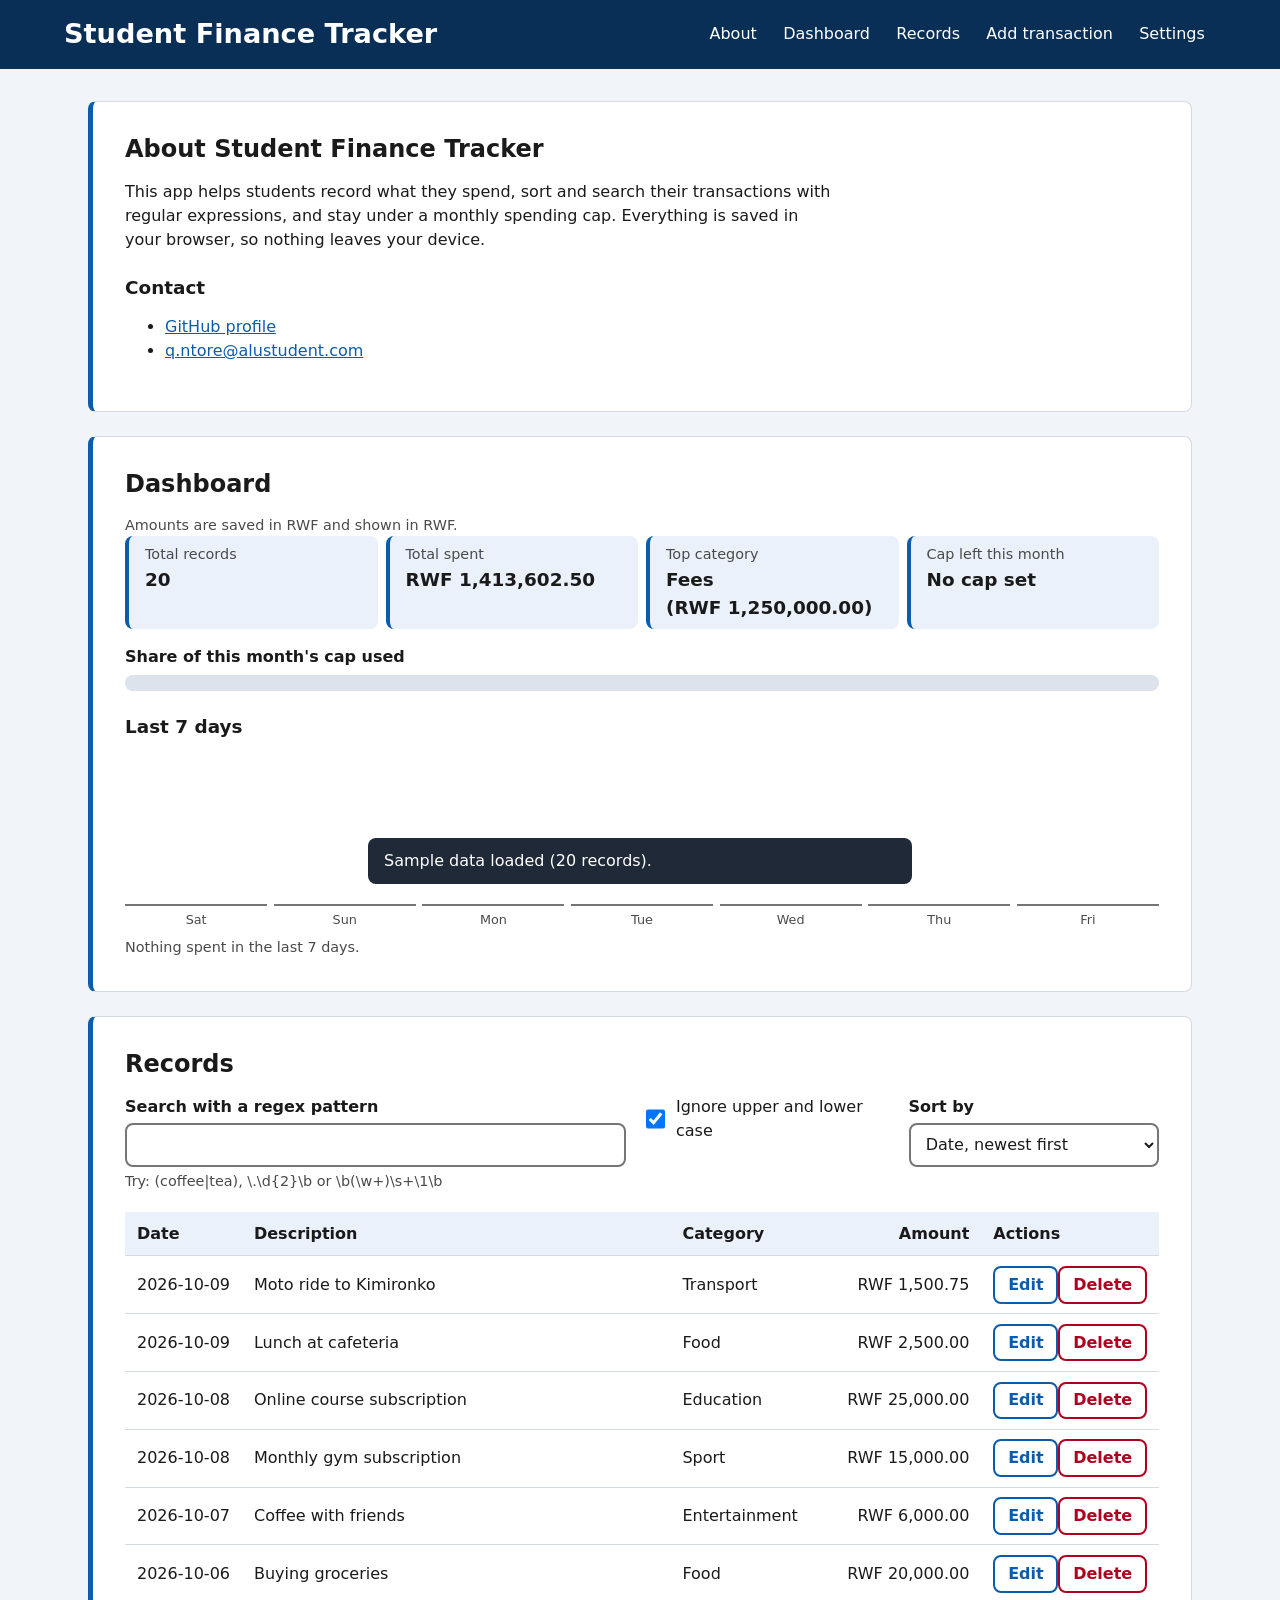
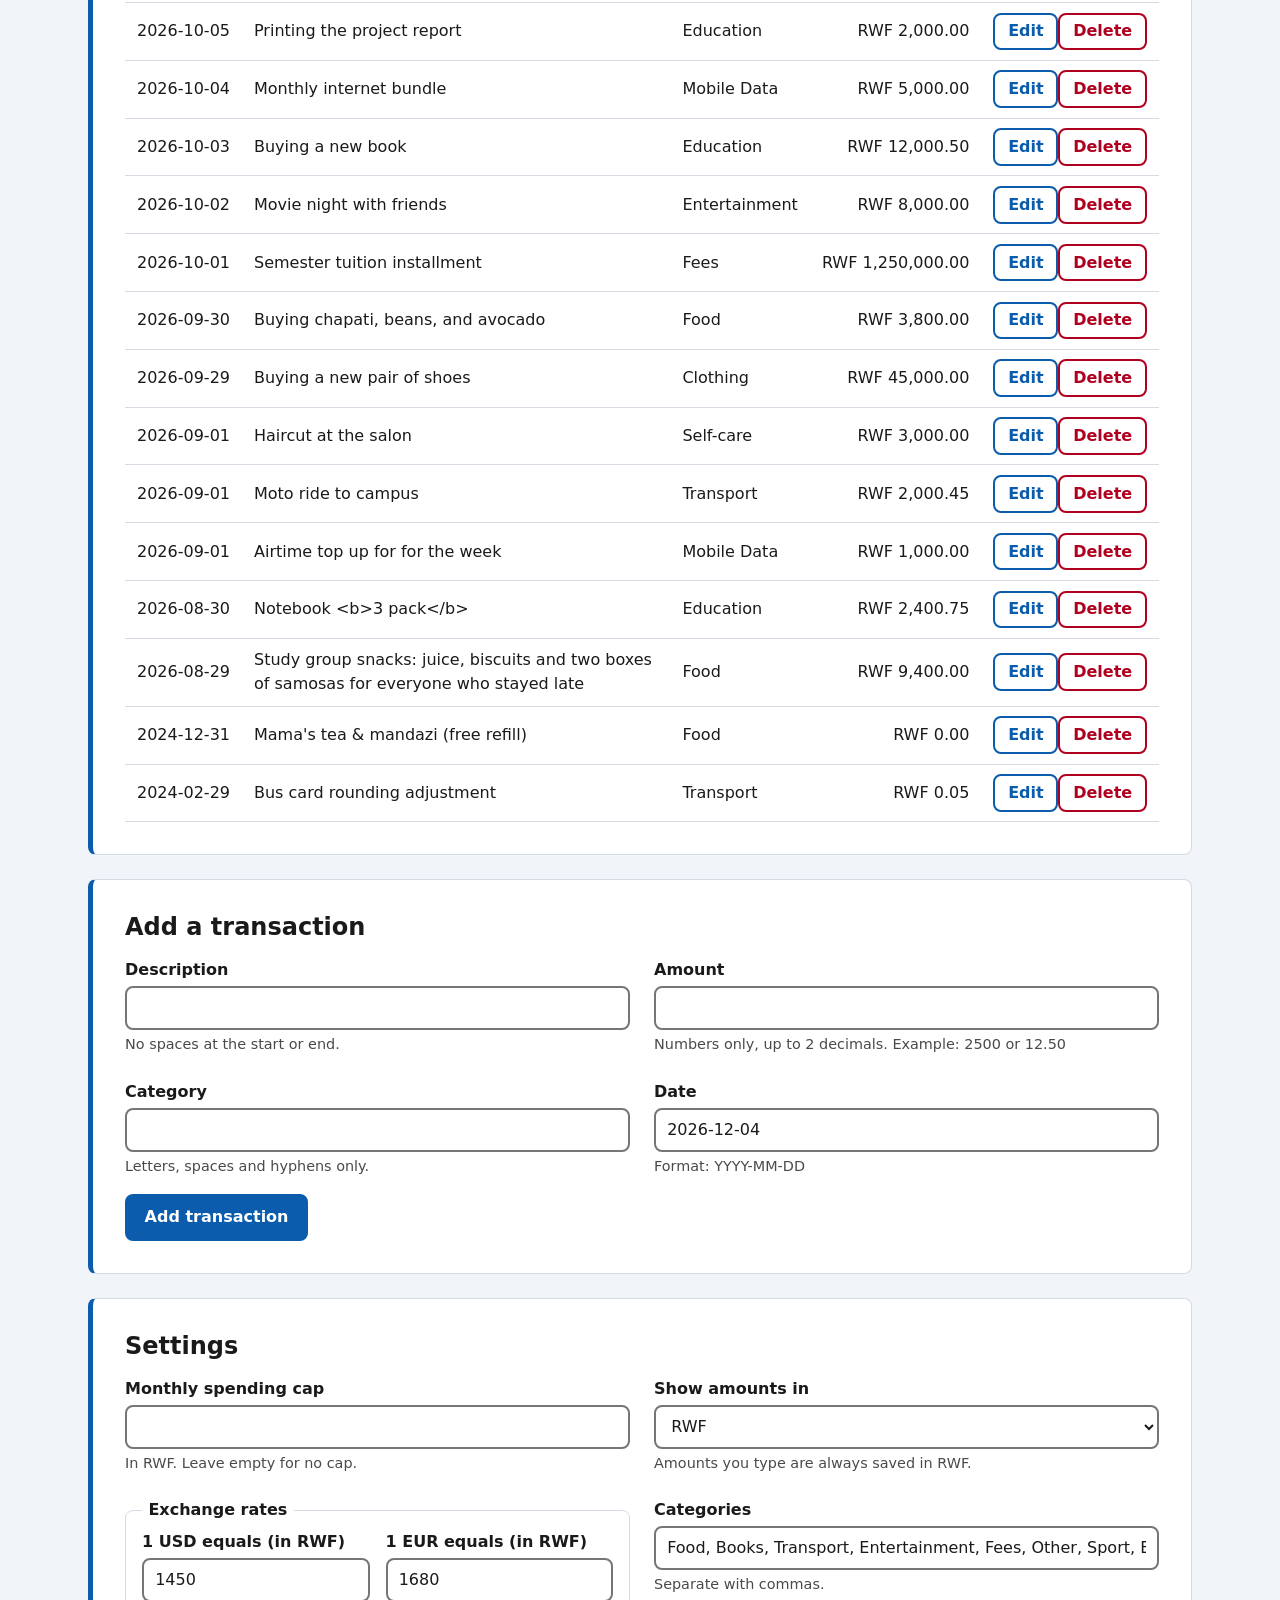
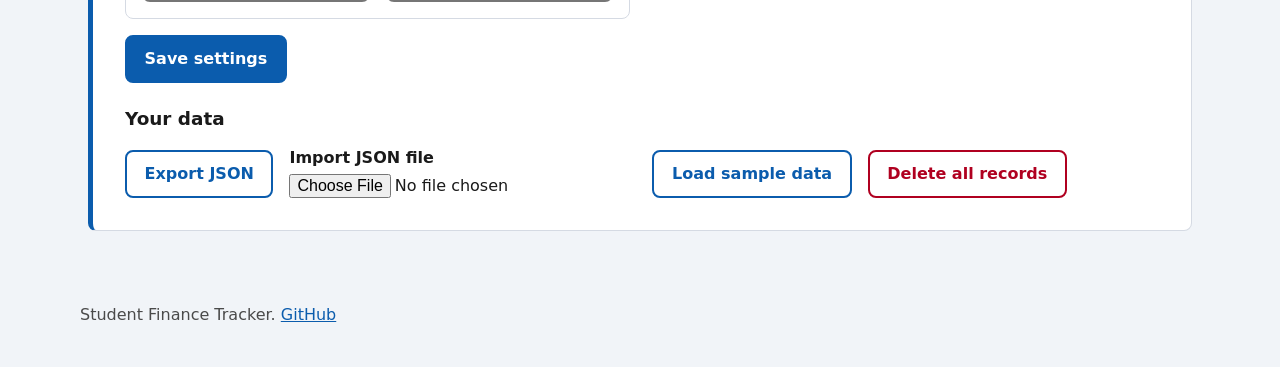
<file: index.html>
<!DOCTYPE html>
<html lang="en">
<head>
  <meta charset="UTF-8">
  <meta name="viewport" content="width=device-width, initial-scale=1.0">
  <meta name="description" content="A simple finance tracker for students to record spending, search with regex and stay under a monthly cap.">
  <title>Student Finance Tracker</title>
  <link rel="icon" href="data:image/svg+xml,%3Csvg xmlns='http://www.w3.org/2000/svg' viewBox='0 0 100 100'%3E%3Ctext y='.9em' font-size='90'%3E%F0%9F%92%B0%3C/text%3E%3C/svg%3E">
  <link rel="stylesheet" href="styles/base.css">
  <link rel="stylesheet" href="styles/layout.css">
  <link rel="stylesheet" href="styles/components.css">
  <script type="module" src="scripts/main.js"></script>
</head>
<body>
  <a class="skip-link" href="#main">Skip to main content</a>

  <header class="site-header">
    <div class="header-inner">
      <h1>Student Finance Tracker</h1>
      <nav aria-label="Main navigation">
        <ul class="nav-list">
          <li><a href="#about">About</a></li>
          <li><a href="#dashboard">Dashboard</a></li>
          <li><a href="#records">Records</a></li>
          <li><a href="#form-section">Add transaction</a></li>
          <li><a href="#settings">Settings</a></li>
        </ul>
      </nav>
    </div>
  </header>

  <main id="main" tabindex="-1">
    <noscript>
      <p class="noscript-message">JavaScript is turned off in your browser. The tracker needs it to work, so please turn it on.</p>
    </noscript>

    <section id="about" aria-labelledby="about-heading">
      <h2 id="about-heading">About Student Finance Tracker</h2>
      <p>This app helps students record what they spend, sort and search their transactions with regular expressions, and stay under a monthly spending cap. Everything is saved in your browser, so nothing leaves your device.</p>
      <h3>Contact</h3>
      <ul>
        <li><a href="https://github.com/Quentin712">GitHub profile</a></li>
        <li><a href="mailto:q.ntore@alustudent.com">q.ntore@alustudent.com</a></li>
      </ul>
    </section>

    <section id="dashboard" aria-labelledby="dashboard-heading">
      <h2 id="dashboard-heading">Dashboard</h2>
      <p id="currency-note" class="field-hint"></p>

      <dl class="stats-grid">
        <div class="stat">
          <dt>Total records</dt>
          <dd id="stat-count">0</dd>
        </div>
        <div class="stat">
          <dt>Total spent</dt>
          <dd id="stat-sum">0</dd>
        </div>
        <div class="stat">
          <dt>Top category</dt>
          <dd id="stat-top-category">None yet</dd>
        </div>
        <div class="stat">
          <dt>Cap left this month</dt>
          <dd id="stat-cap-left">No cap set</dd>
        </div>
      </dl>

      <div class="cap-box">
        <label for="cap-progress">Share of this month's cap used</label>
        <progress id="cap-progress" max="100" value="0"></progress>
        <p id="cap-message-polite" role="status"></p>
        <p id="cap-message-assertive" role="alert"></p>
      </div>

      <h3 id="trend-heading">Last 7 days</h3>
      <div id="trend-chart" class="trend-chart" role="img" aria-labelledby="trend-heading trend-summary"></div>
      <p id="trend-summary" class="field-hint"></p>
    </section>

    <section id="records" aria-labelledby="records-heading">
      <h2 id="records-heading" tabindex="-1">Records</h2>

      <div class="toolbar">
        <div class="field search-field" role="search">
          <label for="search-input">Search with a regex pattern</label>
          <input type="text" id="search-input" autocomplete="off" spellcheck="false" aria-describedby="search-hint search-feedback">
          <p class="field-hint" id="search-hint">Try: (coffee|tea), \.\d{2}\b or \b(\w+)\s+\1\b</p>
          <p class="field-hint" id="search-feedback" role="status"></p>
        </div>

        <div class="field checkbox-field">
          <input type="checkbox" id="search-case" checked>
          <label for="search-case">Ignore upper and lower case</label>
        </div>

        <div class="field">
          <label for="sort-select">Sort by</label>
          <select id="sort-select">
            <option value="date-desc">Date, newest first</option>
            <option value="date-asc">Date, oldest first</option>
            <option value="description-asc">Description, A to Z</option>
            <option value="description-desc">Description, Z to A</option>
            <option value="amount-asc">Amount, low to high</option>
            <option value="amount-desc">Amount, high to low</option>
          </select>
        </div>
      </div>

      <p id="empty-state" class="empty-state" hidden></p>

      <div class="table-wrap">
        <table class="records-table" id="records-table" role="table">
          <caption class="visually-hidden">Your transactions</caption>
          <thead role="rowgroup">
            <tr role="row">
              <th scope="col" role="columnheader">Date</th>
              <th scope="col" role="columnheader">Description</th>
              <th scope="col" role="columnheader">Category</th>
              <th scope="col" role="columnheader">Amount</th>
              <th scope="col" role="columnheader">Actions</th>
            </tr>
          </thead>
          <tbody id="records-body" role="rowgroup"></tbody>
        </table>
      </div>
    </section>

    <section id="form-section" aria-labelledby="form-heading">
      <h2 id="form-heading">Add a transaction</h2>
      <form id="txn-form" novalidate>
        <div class="form-grid">
          <div class="field">
            <label for="txn-description">Description</label>
            <input type="text" id="txn-description" autocomplete="off" aria-describedby="txn-description-hint txn-description-warning txn-description-error">
            <p class="field-hint" id="txn-description-hint">No spaces at the start or end.</p>
            <p class="field-warning" id="txn-description-warning"></p>
            <p class="field-error" id="txn-description-error"></p>
          </div>

          <div class="field">
            <label for="txn-amount">Amount</label>
            <input type="text" id="txn-amount" inputmode="decimal" autocomplete="off" aria-describedby="txn-amount-hint txn-amount-error">
            <p class="field-hint" id="txn-amount-hint">Numbers only, up to 2 decimals. Example: 2500 or 12.50</p>
            <p class="field-error" id="txn-amount-error"></p>
          </div>

          <div class="field">
            <label for="txn-category">Category</label>
            <input type="text" id="txn-category" list="category-list" autocomplete="off" aria-describedby="txn-category-hint txn-category-error">
            <datalist id="category-list"></datalist>
            <p class="field-hint" id="txn-category-hint">Letters, spaces and hyphens only.</p>
            <p class="field-error" id="txn-category-error"></p>
          </div>

          <div class="field">
            <label for="txn-date">Date</label>
            <input type="text" id="txn-date" inputmode="numeric" autocomplete="off" aria-describedby="txn-date-hint txn-date-error">
            <p class="field-hint" id="txn-date-hint">Format: YYYY-MM-DD</p>
            <p class="field-error" id="txn-date-error"></p>
          </div>
        </div>
        <button type="submit" class="btn">Add transaction</button>
      </form>
    </section>

    <section id="settings" aria-labelledby="settings-heading">
      <h2 id="settings-heading">Settings</h2>

      <form id="settings-form" novalidate>
        <div class="form-grid">
          <div class="field">
            <label for="set-cap">Monthly spending cap</label>
            <input type="text" id="set-cap" inputmode="decimal" autocomplete="off" aria-describedby="set-cap-hint set-cap-error">
            <p class="field-hint" id="set-cap-hint">In <span class="base-currency-label">RWF</span>. Leave empty for no cap.</p>
            <p class="field-error" id="set-cap-error"></p>
          </div>

          <div class="field">
            <label for="set-display">Show amounts in</label>
            <select id="set-display">
              <option value="RWF">RWF</option>
              <option value="USD">USD</option>
              <option value="EUR">EUR</option>
            </select>
            <p class="field-hint">Amounts you type are always saved in <span class="base-currency-label">RWF</span>.</p>
          </div>

          <fieldset class="field rates-box" aria-describedby="rates-error">
            <legend>Exchange rates</legend>
            <div id="rates-fields" class="rates-fields"></div>
            <p class="field-error" id="rates-error"></p>
          </fieldset>

          <div class="field">
            <label for="set-categories">Categories</label>
            <input type="text" id="set-categories" autocomplete="off" aria-describedby="set-categories-hint set-categories-error">
            <p class="field-hint" id="set-categories-hint">Separate with commas.</p>
            <p class="field-error" id="set-categories-error"></p>
          </div>
        </div>
        <button type="submit" class="btn">Save settings</button>
      </form>

      <h3>Your data</h3>
      <div class="data-actions">
        <button type="button" class="btn btn-secondary" id="export-btn">Export JSON</button>
        <div class="field">
          <label for="import-file">Import JSON file</label>
          <input type="file" id="import-file" accept=".json,application/json">
        </div>
        <button type="button" class="btn btn-secondary" id="sample-btn">Load sample data</button>
        <button type="button" class="btn btn-danger" id="clear-btn">Delete all records</button>
      </div>
    </section>
  </main>

  <footer class="site-footer">
    <p>Student Finance Tracker. <a href="https://github.com/Quentin712/student-finance-tracker">GitHub</a></p>
  </footer>

  <div class="toast-area">
    <p id="app-status" class="toast" role="status"></p>
    <p id="app-error" class="toast toast-error" role="alert"></p>
  </div>
</body>
</html>
</file>
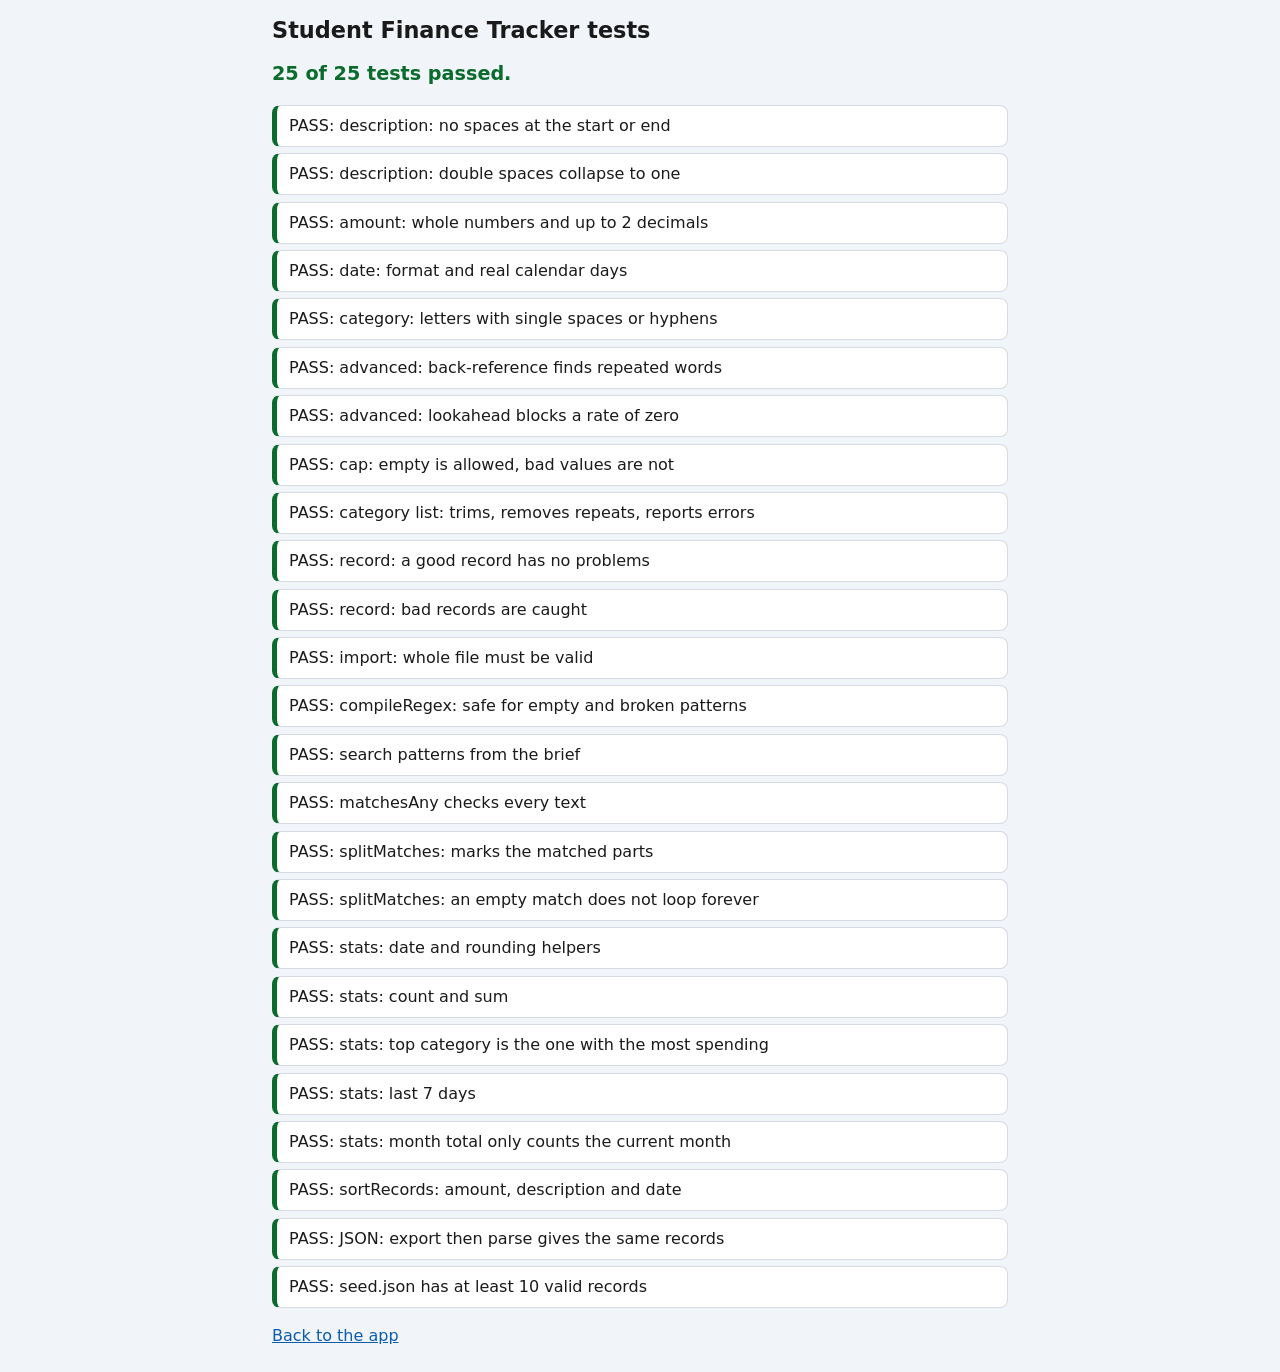
<file: tests.html>
<!DOCTYPE html>
<html lang="en">
<head>
  <meta charset="UTF-8">
  <meta name="viewport" content="width=device-width, initial-scale=1.0">
  <title>Tests | Student Finance Tracker</title>
  <link rel="icon" href="data:,">
  <link rel="stylesheet" href="styles/base.css">
  <style>
    main { max-width: 48rem; margin: 0 auto; padding: var(--space-2); }
    #results { list-style: none; margin: var(--space-2) 0; padding: 0; }
    #results li { padding: 0.5rem 0.75rem; margin-bottom: 0.4rem; background: var(--color-surface); border: 1px solid var(--color-line); border-left-width: 5px; border-radius: var(--radius); }
    #results li.pass { border-left-color: #0a6b2d; }
    #results li.fail { border-left-color: var(--color-error); background: var(--color-error-bg); font-weight: 600; }
    #summary { font-size: 1.2rem; font-weight: 700; }
    #summary.pass { color: #0a6b2d; }
    #summary.fail { color: var(--color-error); }
  </style>
  <script type="module" src="tests/tests.js"></script>
</head>
<body>
  <main>
    <h1>Student Finance Tracker tests</h1>
    <p id="summary" role="status">Running tests...</p>
    <ul id="results" aria-label="Test results"></ul>
    <p><a href="index.html">Back to the app</a></p>
  </main>
</body>
</html>
</file>
<file: styles/base.css>
:root {
  --color-bg: #f1f4f8;
  --color-surface: #ffffff;
  --color-text: #1a1a1a;
  --color-muted: #4a4a4a;
  --color-primary: #0b5cad;
  --color-primary-dark: #084a8c;
  --color-primary-text: #ffffff;
  --color-header: #0a2f57;
  --color-tint: #eaf1fb;
  --color-error: #b00020;
  --color-error-bg: #fdecee;
  --color-warning: #7a4b00;
  --color-border: #767676;
  --color-line: #d5dae3;
  --color-mark: #ffd84d;

  --space-1: 0.5rem;
  --space-2: 1rem;
  --space-3: 1.5rem;
  --space-4: 2rem;
  --radius: 0.5rem;
  --font-main: system-ui, -apple-system, "Segoe UI", Roboto, sans-serif;
}

*,
*::before,
*::after {
  box-sizing: border-box;
}

html {
  scroll-behavior: smooth;
}

body {
  margin: 0;
  font-family: var(--font-main);
  font-size: 1rem;
  line-height: 1.5;
  color: var(--color-text);
  background: var(--color-bg);
}

h1, h2, h3 {
  line-height: 1.25;
  margin: 0 0 var(--space-2);
}

h1 { font-size: 1.4rem; }
h2 { font-size: 1.5rem; }
h3 { font-size: 1.15rem; margin-top: var(--space-3); }

p {
  margin: 0 0 var(--space-1);
  max-width: 70ch;
}

a {
  color: var(--color-primary);
}

a:hover {
  color: var(--color-primary-dark);
}

[hidden] {
  display: none !important;
}

:focus-visible {
  outline: 3px solid var(--color-primary);
  outline-offset: 2px;
}

main:focus {
  outline: none;
}

.visually-hidden {
  position: absolute;
  width: 1px;
  height: 1px;
  padding: 0;
  margin: -1px;
  overflow: hidden;
  clip: rect(0, 0, 0, 0);
  white-space: nowrap;
  border: 0;
}

.skip-link {
  position: fixed;
  left: var(--space-1);
  top: -4rem;
  z-index: 20;
  padding: var(--space-1) var(--space-2);
  background: var(--color-primary);
  color: var(--color-primary-text);
  border-radius: var(--radius);
}

.skip-link:focus {
  top: var(--space-1);
}

@media (prefers-reduced-motion: reduce) {
  html {
    scroll-behavior: auto;
  }

  *,
  *::before,
  *::after {
    animation-duration: 0.01ms !important;
    transition-duration: 0.01ms !important;
  }
}
</file>
<file: styles/layout.css>
/* Mobile first. The base rules are for phones (about 360px wide).
   Wider screens are handled at 768px and 1024px. */

.site-header {
  background: var(--color-header);
  color: #ffffff;
  padding: var(--space-2);
}

.header-inner {
  max-width: 72rem;
  margin: 0 auto;
  display: flex;
  flex-direction: column;
  gap: var(--space-1);
}

.site-header h1 {
  margin: 0;
}

.nav-list {
  list-style: none;
  margin: 0;
  padding: 0;
  display: flex;
  flex-wrap: wrap;
  gap: 0.25rem;
}

.nav-list a {
  display: block;
  padding: 0.4rem 0.7rem;
  color: #ffffff;
  text-decoration: none;
  border-radius: var(--radius);
}

.nav-list a:hover {
  background: rgba(255, 255, 255, 0.18);
}

.site-header :focus-visible {
  outline-color: #ffffff;
}

main {
  max-width: 72rem;
  margin: 0 auto;
  padding: var(--space-2);
}

main > section {
  background: var(--color-surface);
  border: 1px solid var(--color-line);
  border-left: 5px solid var(--color-primary);
  border-radius: var(--radius);
  padding: var(--space-2);
  margin-bottom: var(--space-3);
}

.noscript-message {
  padding: var(--space-2);
  background: var(--color-error-bg);
  border: 1px solid var(--color-error);
  border-radius: var(--radius);
}

.stats-grid {
  display: grid;
  grid-template-columns: minmax(0, 1fr);
  gap: var(--space-1);
  margin: 0 0 var(--space-2);
}

.toolbar {
  display: grid;
  gap: var(--space-2);
  margin-bottom: var(--space-2);
}

.form-grid {
  display: grid;
  gap: var(--space-2);
  margin-bottom: var(--space-2);
}

.data-actions {
  display: grid;
  grid-template-columns: minmax(0, 1fr);
  gap: var(--space-2);
  align-items: start;
}

.data-actions > * {
  min-width: 0;
}

.site-footer {
  max-width: 72rem;
  margin: 0 auto;
  padding: var(--space-2) var(--space-2) var(--space-4);
  color: var(--color-muted);
}

/* ---------- records: cards on phones, table from 768px ---------- */

.records-table,
.records-table tbody,
.records-table tr,
.records-table td {
  display: block;
}

.records-table thead {
  position: absolute;
  width: 1px;
  height: 1px;
  overflow: hidden;
  clip: rect(0, 0, 0, 0);
}

.records-table tr {
  background: var(--color-surface);
  border: 1px solid var(--color-line);
  border-radius: var(--radius);
  padding: var(--space-1) var(--space-2);
  margin-bottom: var(--space-2);
}

.records-table td {
  display: flex;
  justify-content: space-between;
  align-items: center;
  gap: var(--space-2);
  padding: 0.4rem 0;
  border-bottom: 1px dashed var(--color-line);
}

.records-table td:last-child {
  border-bottom: 0;
}

.records-table td::before {
  content: attr(data-label);
  flex: 0 0 6rem;
  font-weight: 600;
  color: var(--color-muted);
}

.records-table .cell-value {
  flex: 1;
  min-width: 0;
  text-align: right;
  overflow-wrap: break-word;
}

.records-table td.actions {
  justify-content: flex-end;
  flex-wrap: wrap;
}

.records-table td.actions::before {
  display: none;
}

@media (min-width: 480px) {
  .stats-grid {
    grid-template-columns: repeat(2, minmax(0, 1fr));
  }

  .rates-fields {
    grid-template-columns: 1fr 1fr;
  }

  .data-actions {
    grid-template-columns: repeat(2, minmax(0, 1fr));
  }
}

@media (min-width: 768px) {
  h1 { font-size: 1.7rem; }

  .header-inner {
    flex-direction: row;
    align-items: center;
    justify-content: space-between;
  }

  main {
    padding: var(--space-3);
  }

  main > section {
    padding: var(--space-3);
  }

  .stats-grid {
    grid-template-columns: repeat(4, minmax(0, 1fr));
  }

  .toolbar {
    grid-template-columns: 2fr 1fr 1fr;
    align-items: start;
  }

  .form-grid {
    grid-template-columns: 1fr 1fr;
  }

  .data-actions {
    grid-template-columns: repeat(4, auto);
    justify-content: start;
    align-items: end;
  }

  .table-wrap {
    overflow-x: auto;
  }

  .records-table {
    display: table;
    width: 100%;
    border-collapse: collapse;
  }

  .records-table thead {
    position: static;
    width: auto;
    height: auto;
    overflow: visible;
    clip: auto;
    display: table-header-group;
  }

  .records-table tbody {
    display: table-row-group;
  }

  .records-table tr {
    display: table-row;
    background: transparent;
    border: 0;
    border-radius: 0;
    padding: 0;
    margin: 0;
  }

  .records-table th,
  .records-table td {
    display: table-cell;
    padding: 0.6rem 0.75rem;
    text-align: left;
    vertical-align: middle;
    border-bottom: 1px solid var(--color-line);
  }

  .records-table td::before {
    display: none;
  }

  .records-table .cell-value {
    text-align: left;
  }

  .records-table td.num,
  .records-table th:nth-child(4) {
    text-align: right;
  }

  .records-table td.num,
  .records-table td[data-label="Date"] {
    white-space: nowrap;
  }

  .records-table td:last-child {
    border-bottom: 1px solid var(--color-line);
  }

  .records-table td.actions {
    display: table-cell;
    white-space: nowrap;
  }
}

@media (min-width: 1024px) {
  main {
    padding: var(--space-4) var(--space-3);
  }

  main > section {
    padding: var(--space-4);
  }

  .toolbar {
    grid-template-columns: 3fr 1.5fr 1.5fr;
  }

  .form-grid {
    grid-template-columns: repeat(2, 1fr);
    gap: var(--space-3);
  }
}
</file>
<file: styles/components.css>
/* ---------- buttons ---------- */

.btn {
  display: inline-block;
  min-height: 2.75rem;
  padding: 0.6rem 1.1rem;
  font: inherit;
  font-weight: 600;
  color: var(--color-primary-text);
  background: var(--color-primary);
  border: 2px solid var(--color-primary);
  border-radius: var(--radius);
  cursor: pointer;
  transition: background-color 0.2s ease, color 0.2s ease, transform 0.1s ease;
}

.btn:hover {
  background: var(--color-primary-dark);
  border-color: var(--color-primary-dark);
}

.btn:active {
  transform: translateY(1px);
}

.btn-secondary {
  color: var(--color-primary);
  background: #ffffff;
}

.btn-secondary:hover {
  color: #ffffff;
}

.btn-danger {
  color: var(--color-error);
  background: #ffffff;
  border-color: var(--color-error);
}

.btn-danger:hover {
  color: #ffffff;
  background: var(--color-error);
  border-color: var(--color-error);
}

.btn-small {
  min-height: 2.25rem;
  padding: 0.3rem 0.8rem;
}

/* ---------- form fields ---------- */

.field {
  display: flex;
  flex-direction: column;
  gap: 0.25rem;
}

.field label,
fieldset legend {
  font-weight: 600;
}

fieldset {
  border: 1px solid var(--color-line);
  border-radius: var(--radius);
  margin: 0;
  padding: var(--space-1) var(--space-2) var(--space-2);
}

fieldset legend {
  padding: 0 0.4rem;
}

.rates-fields {
  display: grid;
  gap: var(--space-2);
}

input[type="text"],
select {
  width: 100%;
  min-height: 2.75rem;
  padding: 0.5rem 0.7rem;
  font: inherit;
  color: var(--color-text);
  background: #ffffff;
  border: 2px solid var(--color-border);
  border-radius: var(--radius);
  transition: border-color 0.2s ease;
}

input[type="file"] {
  font: inherit;
  max-width: 100%;
}

input[aria-invalid="true"] {
  border-color: var(--color-error);
  background: var(--color-error-bg);
}

.checkbox-field {
  flex-direction: row;
  align-items: center;
  gap: 0.5rem;
  min-height: 2.75rem;
}

.checkbox-field input {
  width: 1.25rem;
  height: 1.25rem;
}

.checkbox-field label {
  font-weight: 400;
}

.field-hint {
  margin: 0;
  font-size: 0.9rem;
  color: var(--color-muted);
}

.field-warning {
  margin: 0;
  font-size: 0.9rem;
  color: var(--color-warning);
}

.field-error {
  margin: 0;
  font-size: 0.9rem;
  font-weight: 600;
  color: var(--color-error);
}

.field-warning:empty,
.field-error:empty {
  display: none;
}

.row-error {
  flex-basis: 100%;
  font-size: 0.85rem;
  font-weight: 600;
  color: var(--color-error);
}

.row-error:empty {
  display: none;
}

/* ---------- dashboard ---------- */

.stat {
  padding: var(--space-1) var(--space-2);
  background: var(--color-tint);
  border-left: 4px solid var(--color-primary);
  border-radius: var(--radius);
}

.stat dt {
  font-size: 0.9rem;
  color: var(--color-muted);
}

.stat dd {
  margin: 0;
  font-size: 1.15rem;
  font-weight: 700;
  overflow-wrap: break-word;
}

.cap-box {
  display: flex;
  flex-direction: column;
  gap: 0.35rem;
  margin-bottom: var(--space-2);
}

.cap-box label {
  font-weight: 600;
}

progress {
  width: 100%;
  height: 1rem;
  appearance: none;
  -webkit-appearance: none;
  border: 0;
  border-radius: 999px;
  overflow: hidden;
  background: #dde3ec;
}

progress::-webkit-progress-bar {
  background: #dde3ec;
  border-radius: 999px;
}

progress::-webkit-progress-value {
  background: var(--color-primary);
  border-radius: 999px;
  transition: width 0.5s ease;
}

progress::-moz-progress-bar {
  background: var(--color-primary);
  border-radius: 999px;
}

progress.over::-webkit-progress-value {
  background: var(--color-error);
}

progress.over::-moz-progress-bar {
  background: var(--color-error);
}

#cap-message-polite,
#cap-message-assertive {
  margin: 0;
  font-weight: 600;
}

#cap-message-assertive {
  color: var(--color-error);
}

#cap-message-polite:empty,
#cap-message-assertive:empty {
  display: none;
}

.trend-chart {
  display: flex;
  gap: 0.4rem;
  padding: var(--space-1) 0;
}

.bar-col {
  flex: 1;
  min-width: 0;
  display: flex;
  flex-direction: column;
  align-items: center;
}

.bar-track {
  width: 100%;
  height: 9rem;
  display: flex;
  align-items: flex-end;
  border-bottom: 2px solid var(--color-border);
}

.bar {
  width: 100%;
  height: var(--h);
  background: var(--color-primary);
  border-radius: 0.3rem 0.3rem 0 0;
  transform-origin: bottom;
  animation: grow 0.6s ease-out;
}

.bar-label {
  margin-top: 0.25rem;
  font-size: 0.8rem;
  color: var(--color-muted);
}

@keyframes grow {
  from { transform: scaleY(0); }
  to { transform: scaleY(1); }
}

/* ---------- records ---------- */

mark {
  padding: 0 0.15rem;
  color: var(--color-text);
  background: var(--color-mark);
  border-radius: 0.2rem;
}

.empty-state {
  padding: var(--space-2);
  background: var(--color-tint);
  border: 1px dashed var(--color-primary);
  border-radius: var(--radius);
}

.records-table th {
  background: var(--color-tint);
  color: var(--color-text);
  font-weight: 700;
}

.records-table tbody tr {
  transition: background-color 0.15s ease;
}

.records-table tr.editing {
  background: #fff8e1;
}

.records-table td input {
  min-width: 0;
}

.actions {
  gap: var(--space-1);
}

/* ---------- messages ---------- */

.toast-area {
  position: fixed;
  left: var(--space-2);
  right: var(--space-2);
  bottom: var(--space-2);
  max-width: 34rem;
  margin: 0 auto;
  z-index: 10;
  pointer-events: none;
}

.toast {
  margin: 0.25rem 0 0;
  padding: 0.7rem 1rem;
  color: #ffffff;
  background: #1f2937;
  border-radius: var(--radius);
  animation: pop 0.25s ease-out;
}

.toast-error {
  background: var(--color-error);
}

.toast:empty {
  display: none;
}

@keyframes pop {
  from { opacity: 0; transform: translateY(0.5rem); }
  to { opacity: 1; transform: translateY(0); }
}
</file>
